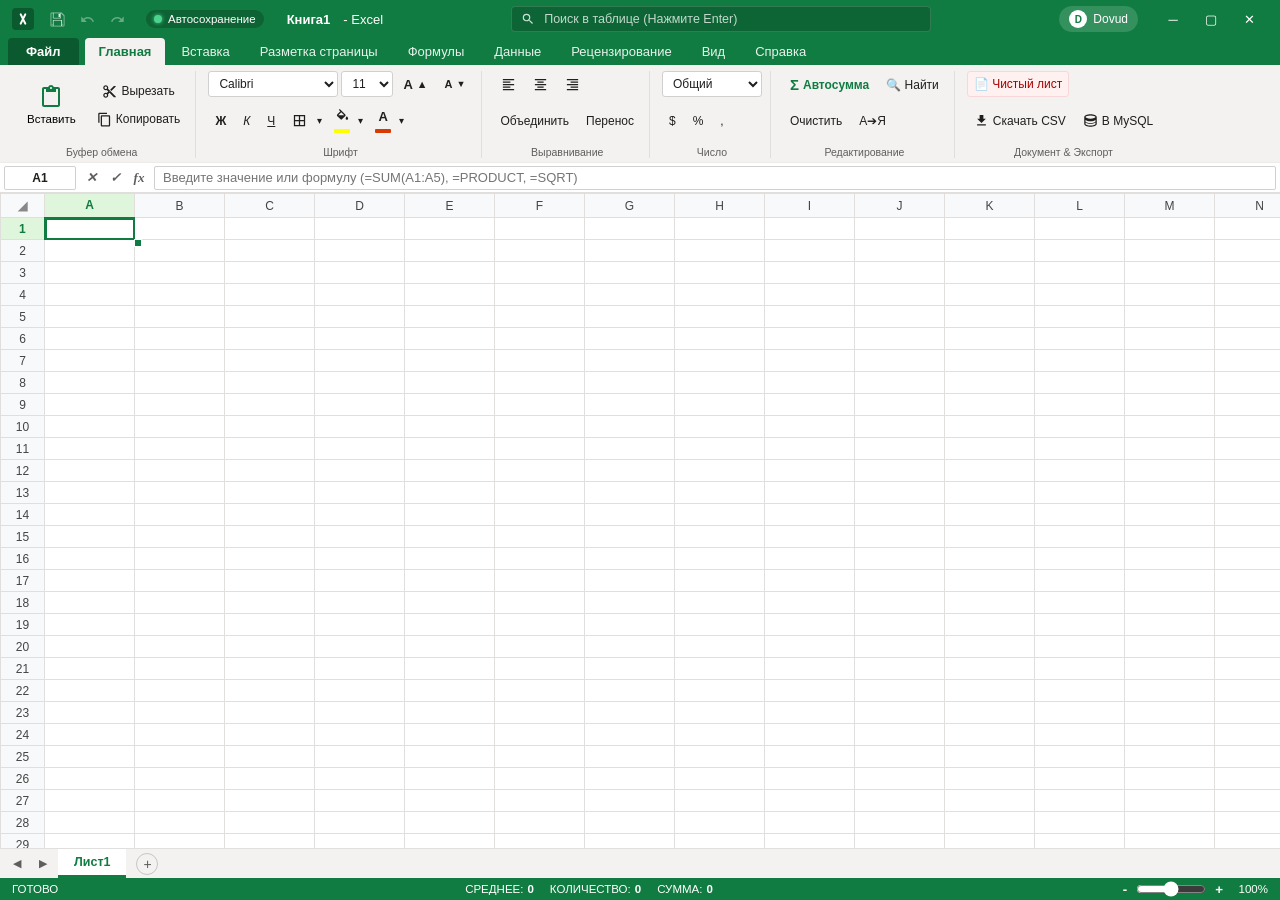
<file: index.html>
<!DOCTYPE html>
<html lang="ru">
<head>
    <meta charset="UTF-8">
    <meta name="viewport" content="width=device-width, initial-scale=1.0">
    <title>Dovud's sheet - Microsoft Excel</title>
    <link rel="shortcut icon" href="image copy.png" type="image/x-icon">
    <link rel="stylesheet" href="style.css">
</head>
<body>
    <!-- 1. TOP TITLE BAR -->
    <header class="excel-titlebar">
        <div class="titlebar-left">
            <div class="excel-logo-icon" title="Microsoft Excel">
                <svg viewBox="0 0 24 24" fill="none">
                    <rect width="24" height="24" rx="4" fill="#0b5a2f"/>
                    <path d="M14.5 7L9.5 17M9.5 7L14.5 17" stroke="white" stroke-width="2.2" stroke-linecap="round"/>
                </svg>
            </div>

            <!-- Quick Access Toolbar -->
            <div class="quick-access-toolbar">
                <button class="qat-btn" id="btn-qat-save" title="Сохранить (Ctrl + S)">
                    <img src="images-Photoroom.png" alt="Save" style="width: 15px; height: 15px; filter: brightness(0) invert(1);">
                </button>
                <button class="qat-btn" id="btn-undo" title="Отменить (Ctrl + Z)" disabled>
                    <svg viewBox="0 0 24 24"><path d="M12.5 8c-2.65 0-5.05.99-6.9 2.6L2 7v9h9l-3.62-3.62c1.39-1.16 3.16-1.88 5.12-1.88 3.54 0 6.55 2.31 7.6 5.5l2.37-.78C21.08 11.03 17.15 8 12.5 8z"/></svg>
                </button>
                <button class="qat-btn" id="btn-redo" title="Повторить (Ctrl + Y)" disabled>
                    <svg viewBox="0 0 24 24"><path d="M18.4 10.6C16.55 8.99 14.15 8 11.5 8c-4.65 0-8.58 3.03-9.96 7.22L3.9 16c1.05-3.19 4.05-5.5 7.6-5.5 1.95 0 3.73.72 5.12 1.88L13 16h9V7l-3.6 3.6z"/></svg>
                </button>
            </div>

            <!-- AutoSave Status -->
            <div class="autosave-pill" title="Автосохранение включено">
                <div class="toggle-dot"></div>
                <span>Автосохранение</span>
            </div>

            <!-- Document Title -->
            <div class="workbook-name-container">
                <span class="workbook-name-input" id="workbook-title" contenteditable="true" title="Нажмите, чтобы переименовать файл">Книга1</span>
                <span>- Excel</span>
            </div>
        </div>

        <!-- Center Search Bar -->
        <div class="titlebar-center">
            <div class="search-box-wrapper">
                <svg viewBox="0 0 24 24"><path d="M15.5 14h-.79l-.28-.27A6.471 6.471 0 0 0 16 9.5 6.5 6.5 0 1 0 9.5 16c1.61 0 3.09-.59 4.23-1.57l.27.28v.79l5 4.99L20.49 19l-4.99-5zm-6 0C7.01 14 5 11.99 5 9.5S7.01 5 9.5 5 14 7.01 14 9.5 11.99 14 9.5 14z"/></svg>
                <input type="text" class="search-input" id="global-search-input" placeholder="Поиск в таблице (Нажмите Enter)" spellcheck="false">
            </div>
        </div>

        <!-- Right Controls (User & Window) -->
        <div class="titlebar-right">
            <div class="user-badge" title="Профиль пользователя">
                <div class="user-avatar">D</div>
                <span>Dovud</span>
            </div>
            <div class="window-controls">
                <div class="win-btn" title="Свернуть">─</div>
                <div class="win-btn" title="Развернуть">▢</div>
                <div class="win-btn close" title="Закрыть">✕</div>
            </div>
        </div>
    </header>

    <!-- 2. RIBBON TABS BAR -->
    <nav class="ribbon-tabs-bar">
        <a href="excel.html" class="ribbon-tab file-tab" title="Перейти в меню Файл (Backstage)">
            <span>Файл</span>
        </a>
        <button class="ribbon-tab active" data-tab="home">Главная</button>
        <button class="ribbon-tab" data-tab="insert">Вставка</button>
        <button class="ribbon-tab" data-tab="layout">Разметка страницы</button>
        <button class="ribbon-tab" data-tab="formulas">Формулы</button>
        <button class="ribbon-tab" data-tab="data">Данные</button>
        <button class="ribbon-tab" data-tab="review">Рецензирование</button>
        <button class="ribbon-tab" data-tab="view">Вид</button>
        <button class="ribbon-tab" data-tab="help">Справка</button>
    </nav>

    <!-- 3. RIBBON BODY & PANELS -->
    <section class="ribbon-body">
        <!-- TAB 1: ГЛАВНАЯ (HOME) -->
        <div class="ribbon-panel active" id="panel-home">
            <!-- Group: Буфер обмена (Clipboard) -->
            <div class="ribbon-group">
                <div class="ribbon-controls-row">
                    <button class="big-tool-btn" id="btn-paste" title="Вставить (Ctrl + V)">
                        <svg viewBox="0 0 24 24"><path d="M19 2h-4.18C14.4 .84 13.3 0 12 0c-1.3 0-2.4.84-2.82 2H5c-1.1 0-2 .9-2 2v16c0 1.1.9 2 2 2h14c1.1 0 2-.9 2-2V4c0-1.1-.9-2-2-2zm-7 0c.55 0 1 .45 1 1s-.45 1-1 1-1-.45-1-1 .45-1 1-1zm7 18H5V4h2v3h10V4h2v16z"/></svg>
                        <span>Вставить</span>
                    </button>
                    <div style="display: flex; flex-direction: column; gap: 2px;">
                        <button class="tool-btn" id="btn-cut" title="Вырезать (Ctrl + X)">
                            <svg viewBox="0 0 24 24"><path d="M9.64 7.64c.23-.5.36-1.05.36-1.64 0-2.21-1.79-4-4-4S2 3.79 2 6s1.79 4 4 4c.59 0 1.14-.13 1.64-.36L10 12l-2.36 2.36C7.14 14.13 6.59 14 6 14c-2.21 0-4 1.79-4 4s1.79 4 4 4 4-1.79 4-4c0-.59-.13-1.14-.36-1.64L12 14l7 7h3v-1L9.64 7.64zM6 8c-1.1 0-2-.9-2-2s.9-2 2-2 2 .9 2 2-.9 2-2 2zm0 12c-1.1 0-2-.9-2-2s.9-2 2-2 2 .9 2 2-.9 2-2 2zm6-7.5c-.28 0-.5-.22-.5-.5s.22-.5.5-.5.5.22.5.5-.22.5-.5.5zM19 3l-6 6 2 2 7-7V3h-3z"/></svg>
                            <span>Вырезать</span>
                        </button>
                        <button class="tool-btn" id="btn-copy" title="Копировать (Ctrl + C)">
                            <svg viewBox="0 0 24 24"><path d="M16 1H4c-1.1 0-2 .9-2 2v14h2V3h12V1zm3 4H8c-1.1 0-2 .9-2 2v14c0 1.1.9 2 2 2h11c1.1 0 2-.9 2-2V7c0-1.1-.9-2-2-2zm0 16H8V7h11v14z"/></svg>
                            <span>Копировать</span>
                        </button>
                    </div>
                </div>
                <span class="ribbon-group-title">Буфер обмена</span>
            </div>

            <!-- Group: Шрифт (Font) with 20+ fonts, sizes up to 72, grow/shrink buttons & borders -->
            <div class="ribbon-group">
                <div class="ribbon-controls-row">
                    <select class="ribbon-select select-font-family" id="select-font-family" title="Шрифт">
                        <option value="Calibri" selected>Calibri</option>
                        <option value="Aptos">Aptos</option>
                        <option value="Aptos Display">Aptos Display</option>
                        <option value="Segoe UI">Segoe UI</option>
                        <option value="Arial">Arial</option>
                        <option value="Arial Black">Arial Black</option>
                        <option value="Times New Roman">Times New Roman</option>
                        <option value="Georgia">Georgia</option>
                        <option value="Comic Sans MS">Comic Sans MS</option>
                        <option value="Courier New">Courier New</option>
                        <option value="Consolas">Consolas</option>
                        <option value="Tahoma">Tahoma</option>
                        <option value="Trebuchet MS">Trebuchet MS</option>
                        <option value="Verdana">Verdana</option>
                        <option value="Impact">Impact</option>
                        <option value="Lucida Console">Lucida Console</option>
                        <option value="Century Gothic">Century Gothic</option>
                        <option value="Garamond">Garamond</option>
                        <option value="Franklin Gothic Medium">Franklin Gothic</option>
                    </select>

                    <select class="ribbon-select select-font-size" id="select-font-size" title="Размер шрифта">
                        <option value="8">8</option>
                        <option value="9">9</option>
                        <option value="10">10</option>
                        <option value="11" selected>11</option>
                        <option value="12">12</option>
                        <option value="14">14</option>
                        <option value="16">16</option>
                        <option value="18">18</option>
                        <option value="20">20</option>
                        <option value="22">22</option>
                        <option value="24">24</option>
                        <option value="26">26</option>
                        <option value="28">28</option>
                        <option value="36">36</option>
                        <option value="48">48</option>
                        <option value="72">72</option>
                    </select>

                    <button class="tool-btn" id="btn-font-grow" title="Увеличить размер шрифта" style="font-weight: bold; font-size: 13px;">A<sup>▲</sup></button>
                    <button class="tool-btn" id="btn-font-shrink" title="Уменьшить размер шрифта" style="font-weight: bold; font-size: 11px;">A<sub>▼</sub></button>
                </div>
                <div class="ribbon-controls-row">
                    <button class="tool-btn" id="btn-bold" title="Полужирный (Ctrl + B)"><b>Ж</b></button>
                    <button class="tool-btn" id="btn-italic" title="Курсив (Ctrl + I)"><i>К</i></button>
                    <button class="tool-btn" id="btn-underline" title="Подчеркнутый (Ctrl + U)"><u>Ч</u></button>

                    <!-- Borders Dropdown Tool -->
                    <div class="color-picker-wrapper" title="Границы ячеек">
                        <button class="tool-btn" id="btn-borders-main" title="Все границы">
                            <svg viewBox="0 0 24 24"><path d="M3 3h18v18H3V3zm2 2v6h6V5H5zm8 0v6h6V5h-6zm6 8h-6v6h6v-6zm-8 6v-6H5v6h6z"/></svg>
                        </button>
                        <button class="tool-btn color-btn-arrow" id="btn-toggle-borders-menu">▾</button>
                        <div class="excel-menu-dropdown" id="dropdown-borders-menu">
                            <div class="dropdown-item" data-border="all"><span>田 Все границы</span></div>
                            <div class="dropdown-item" data-border="thick"><span>▢ Толстая внешняя граница</span></div>
                            <div class="dropdown-item" data-border="bottom"><span>_ Нижняя граница</span></div>
                            <div class="dropdown-item" data-border="none"><span>✕ Нет границы</span></div>
                        </div>
                    </div>

                    <!-- Color Fill Picker (Bucket) with dropdown -->
                    <div class="color-picker-wrapper" id="wrapper-bg-color" title="Цвет заливки ячейки">
                        <button class="tool-btn color-btn-main" id="btn-apply-bg-color" title="Выбрать цвет заливки">
                            <svg viewBox="0 0 24 24"><path d="M16.56 8.94L7.62 0 6.21 1.41l2.38 2.38-5.15 5.15c-.59.59-.59 1.54 0 2.12l5.5 5.5c.29.29.68.44 1.06.44s.77-.15 1.06-.44l5.5-5.5c.59-.58.59-1.53 0-2.12zM5.21 10L10 5.21 14.79 10H5.21zM19 11.5s-2 2.17-2 3.5c0 1.1.9 2 2 2s2-.9 2-2c0-1.33-2-3.5-2-3.5z"/></svg>
                            <span class="color-bar" id="color-bar-bg"></span>
                        </button>
                        <button class="tool-btn color-btn-arrow" id="btn-toggle-bg-palette">▾</button>

                        <div class="color-palette-dropdown" id="dropdown-bg-palette">
                            <div class="color-palette-title">Цвета темы</div>
                            <div class="color-swatches-grid" id="grid-bg-theme-colors"></div>
                            <div class="color-palette-title">Стандартные цвета</div>
                            <div class="color-swatches-grid" id="grid-bg-standard-colors"></div>
                            <div class="color-action-item" id="btn-bg-no-color">
                                <span style="display:inline-block; width:14px; height:14px; border:1px solid #aaa; background:white; position:relative; text-align:center; line-height:12px; color:red; font-size:10px;">/</span>
                                <span>Нет заливки</span>
                            </div>
                            <div class="color-action-item native-color-input-btn">
                                <span>🎨 Другие цвета...</span>
                                <input type="color" id="input-bg-native" value="#ffff00">
                            </div>
                        </div>
                    </div>

                    <!-- Text Color Picker (A) with dropdown -->
                    <div class="color-picker-wrapper" id="wrapper-text-color" title="Цвет текста">
                        <button class="tool-btn color-btn-main" id="btn-apply-text-color" title="Выбрать цвет текста">
                            <b style="font-size: 13px;">A</b>
                            <span class="color-bar-text" id="color-bar-text"></span>
                        </button>
                        <button class="tool-btn color-btn-arrow" id="btn-toggle-text-palette">▾</button>

                        <div class="color-palette-dropdown" id="dropdown-text-palette">
                            <div class="color-palette-title">Цвета темы</div>
                            <div class="color-swatches-grid" id="grid-text-theme-colors"></div>
                            <div class="color-palette-title">Стандартные цвета</div>
                            <div class="color-swatches-grid" id="grid-text-standard-colors"></div>
                            <div class="color-action-item" id="btn-text-auto-color">
                                <span style="display:inline-block; width:14px; height:14px; background:#000; border-radius:1px;"></span>
                                <span>Авто (Черный)</span>
                            </div>
                            <div class="color-action-item native-color-input-btn">
                                <span>🎨 Другие цвета...</span>
                                <input type="color" id="input-text-native" value="#d83b01">
                            </div>
                        </div>
                    </div>
                </div>
                <span class="ribbon-group-title">Шрифт</span>
            </div>

            <!-- Group: Выравнивание (Alignment) -->
            <div class="ribbon-group">
                <div class="ribbon-controls-row">
                    <button class="tool-btn" id="btn-align-left" title="По левому краю">
                        <svg viewBox="0 0 24 24"><path d="M15 15H3v2h12v-2zm0-8H3v2h12V7zM3 13h18v-2H3v2zm0 8h18v-2H3v2zM3 3v2h18V3H3z"/></svg>
                    </button>
                    <button class="tool-btn" id="btn-align-center" title="По центру">
                        <svg viewBox="0 0 24 24"><path d="M7 15v2h10v-2H7zm-4 6h18v-2H3v2zm0-8h18v-2H3v2zm4-6v2h10V7H7zM3 3v2h18V3H3z"/></svg>
                    </button>
                    <button class="tool-btn" id="btn-align-right" title="По правому краю">
                        <svg viewBox="0 0 24 24"><path d="M3 21h18v-2H3v2zm6-4h12v-2H9v2zm-6-4h18v-2H3v2zm6-4h12V7H9v2zM3 3v2h18V3H3z"/></svg>
                    </button>
                </div>
                <div class="ribbon-controls-row">
                    <button class="tool-btn" id="btn-merge-cells" title="Объединить и поместить в центре">
                        <span>Объединить</span>
                    </button>
                    <button class="tool-btn" id="btn-wrap-text" title="Перенос текста">
                        <span>Перенос</span>
                    </button>
                </div>
                <span class="ribbon-group-title">Выравнивание</span>
            </div>

            <!-- Group: Число (Number) -->
            <div class="ribbon-group">
                <div class="ribbon-controls-row">
                    <select class="ribbon-select select-number-format" id="select-number-format">
                        <option value="general">Общий</option>
                        <option value="number">Числовой</option>
                        <option value="currency">Денежный ($)</option>
                        <option value="percent">Процентный (%)</option>
                    </select>
                </div>
                <div class="ribbon-controls-row">
                    <button class="tool-btn" id="btn-fmt-dollar" title="Денежный формат ($)">$</button>
                    <button class="tool-btn" id="btn-fmt-percent" title="Процентный формат (%)">%</button>
                    <button class="tool-btn" id="btn-fmt-comma" title="Разделитель групп">,</button>
                </div>
                <span class="ribbon-group-title">Число</span>
            </div>

            <!-- Group: Редактирование (Editing / Formulas / Search) -->
            <div class="ribbon-group">
                <div class="ribbon-controls-row">
                    <button class="tool-btn" id="btn-autosum" title="Автосумма (Суммирует ячейки)" style="font-weight: bold; color: #107c41;">
                        <span style="font-size: 15px;">Σ</span>
                        <span>Автосумма</span>
                    </button>
                    <button class="tool-btn" id="btn-find-replace" title="Найти в таблице (Ctrl + F)">
                        <span>🔍 Найти</span>
                    </button>
                </div>
                <div class="ribbon-controls-row">
                    <button class="tool-btn" id="btn-clear" title="Очистить ячейку (Сброс размера и стилей)">Очистить</button>
                    <button class="tool-btn" id="btn-sort-asc" title="Сортировка А-Я">А➔Я</button>
                </div>
                <span class="ribbon-group-title">Редактирование</span>
            </div>

            <!-- Group: Управление документом & Экспорт -->
            <div class="ribbon-group">
                <div class="ribbon-controls-row">
                    <button class="tool-btn clean-btn" id="btn-clean-sheet" title="Создать пустую чистую книгу (Очистить всё)">
                        <span>📄 Чистый лист</span>
                    </button>
                </div>
                <div class="ribbon-controls-row">
                    <button class="tool-btn" id="btn-export-csv" title="Скачать таблицу (Только заполненные данные)">
                        <svg viewBox="0 0 24 24"><path d="M19 9h-4V3H9v6H5l7 7 7-7zM5 18v2h14v-2H5z"/></svg>
                        <span>Скачать CSV</span>
                    </button>
                    <button class="tool-btn" id="btn-save-mysql" title="Сохранить в MySQL базу данных">
                        <svg viewBox="0 0 24 24"><path d="M12 2C6.48 2 2 4.02 2 6.5v11C2 19.98 6.48 22 12 22s10-2.02 10-4.5v-11C22 4.02 17.52 2 12 2zm0 2c4.41 0 8 1.57 8 2.5S16.41 9 12 9s-8-1.57-8-2.5S7.59 4 12 4zm8 13.5c0 .93-3.59 2.5-8 2.5s-8-1.57-8-2.5V15c1.78 1.23 4.7 2 8 2s6.22-.77 8-2v2.5zm0-4c0 .93-3.59 2.5-8 2.5s-8-1.57-8-2.5V11c1.78 1.23 4.7 2 8 2s6.22-.77 8-2v2.5z"/></svg>
                        <span>В MySQL</span>
                    </button>
                </div>
                <span class="ribbon-group-title">Документ & Экспорт</span>
            </div>
        </div>

        <!-- TAB 2: ВСТАВКА (INSERT) -->
        <div class="ribbon-panel" id="panel-insert">
            <div class="ribbon-group">
                <div class="ribbon-controls-row">
                    <button class="big-tool-btn" id="btn-insert-table" title="Отформатировать как таблицу">
                        <svg viewBox="0 0 24 24"><path d="M3 3h18v18H3V3zm16 16V5H5v14h14zM7 7h10v2H7V7zm0 4h10v2H7v-2zm0 4h10v2H7v-2z"/></svg>
                        <span>Таблица</span>
                    </button>
                </div>
                <span class="ribbon-group-title">Таблицы</span>
            </div>

            <div class="ribbon-group">
                <div class="ribbon-controls-row">
                    <button class="big-tool-btn" id="btn-chart-bar" title="Вставить столбчатую гистограмму">
                        <svg viewBox="0 0 24 24"><path d="M4 19h16v2H4v-2zm2-4h2v3H6v-3zm4-5h2v8h-2v-8zm4-4h2v12h-2V6zm4 8h2v4h-2v-4z"/></svg>
                        <span>Гистограмма</span>
                    </button>
                    <button class="big-tool-btn" id="btn-chart-pie" title="Вставить круговую диаграмму">
                        <svg viewBox="0 0 24 24"><path d="M11 2v20c-5.07-.5-9-4.79-9-10s3.93-9.5 9-10zm2 0v8h8c-.47-4.44-4-7.94-8-8zm0 10v8c4-.06 7.53-3.56 8-8h-8z"/></svg>
                        <span>Круговая</span>
                    </button>
                    <button class="big-tool-btn" id="btn-chart-line" title="Вставить график">
                        <svg viewBox="0 0 24 24"><path d="M3.5 18.49l6-6.01 4 4L22 6.92l-1.41-1.41-7.09 7.97-4-4L2 16.99z"/></svg>
                        <span>График</span>
                    </button>
                </div>
                <span class="ribbon-group-title">Диаграммы</span>
            </div>

            <div class="ribbon-group">
                <div class="ribbon-controls-row">
                    <button class="tool-btn" id="btn-insert-image" title="Вставить изображение из файла">
                        <span>🖼 Картинка</span>
                    </button>
                    <button class="tool-btn" id="btn-insert-date" title="Вставить текущую дату">
                        <span>📅 Дата</span>
                    </button>
                </div>
                <div class="ribbon-controls-row">
                    <button class="tool-btn" onclick="insertSymbol('✓')" title="Символ галочки">✓</button>
                    <button class="tool-btn" onclick="insertSymbol('★')" title="Звезда">★</button>
                    <button class="tool-btn" onclick="insertSymbol('Σ')" title="Сумма">Σ</button>
                    <button class="tool-btn" onclick="insertSymbol('€')" title="Евро">€</button>
                    <button class="tool-btn" onclick="insertSymbol('%')" title="Процент">%</button>
                </div>
                <span class="ribbon-group-title">Иллюстрации & Символы</span>
            </div>
        </div>

        <!-- TAB 3: РАЗМЕТКА СТРАНИЦЫ (PAGE LAYOUT) -->
        <div class="ribbon-panel" id="panel-layout">
            <div class="ribbon-group">
                <div class="ribbon-controls-row">
                    <label style="display:flex; align-items:center; gap:6px; font-size:12px; cursor:pointer;">
                        <input type="checkbox" id="chk-show-gridlines" checked>
                        <span>Сетка таблицы</span>
                    </label>
                </div>
                <div class="ribbon-controls-row">
                    <label style="display:flex; align-items:center; gap:6px; font-size:12px; cursor:pointer;">
                        <input type="checkbox" id="chk-show-headings" checked>
                        <span>Заголовки (A, B, C / 1, 2, 3)</span>
                    </label>
                </div>
                <span class="ribbon-group-title">Параметры листа</span>
            </div>

            <div class="ribbon-group">
                <div class="ribbon-controls-row">
                    <button class="tool-btn" onclick="window.print()" title="Печать документа (Ctrl + P)">
                        <span>🖨 Печать листа</span>
                    </button>
                    <button class="tool-btn" onclick="showToast('Ориентация: Альбомная установлена')" title="Ориентация">
                        <span>📄 Альбомная</span>
                    </button>
                </div>
                <span class="ribbon-group-title">Параметры печати</span>
            </div>
        </div>

        <!-- TAB 4: ФОРМУЛЫ (FORMULAS) - MASSIVE MATH LIBRARY -->
        <div class="ribbon-panel" id="panel-formulas">
            <!-- Group: Основные формулы -->
            <div class="ribbon-group">
                <div class="ribbon-controls-row">
                    <button class="tool-btn" onclick="insertFormulaTemplate('=SUM(')" title="Сумма: =SUM(A1:A5)">=SUM()</button>
                    <button class="tool-btn" onclick="insertFormulaTemplate('=AVERAGE(')" title="Среднее: =AVERAGE(A1:A5)">=AVERAGE()</button>
                    <button class="tool-btn" onclick="insertFormulaTemplate('=COUNT(')" title="Количество: =COUNT(A1:A5)">=COUNT()</button>
                </div>
                <div class="ribbon-controls-row">
                    <button class="tool-btn" onclick="insertFormulaTemplate('=MAX(')" title="Максимум: =MAX(A1:A5)">=MAX()</button>
                    <button class="tool-btn" onclick="insertFormulaTemplate('=MIN(')" title="Минимум: =MIN(A1:A5)">=MIN()</button>
                    <button class="tool-btn" onclick="insertFormulaTemplate('=IF(')" title="Условие: =IF(A1>10, 1, 0)">=IF()</button>
                </div>
                <span class="ribbon-group-title">Основные формулы</span>
            </div>

            <!-- Group: Продвинутая математика -->
            <div class="ribbon-group">
                <div class="ribbon-controls-row">
                    <button class="tool-btn" onclick="insertFormulaTemplate('=PRODUCT(')" title="Произведение: =PRODUCT(A1:A3)">=PRODUCT()</button>
                    <button class="tool-btn" onclick="insertFormulaTemplate('=SQRT(')" title="Квадратный корень: =SQRT(16)">=SQRT()</button>
                    <button class="tool-btn" onclick="insertFormulaTemplate('=POWER(')" title="Степень: =POWER(A1, 2)">=POWER()</button>
                </div>
                <div class="ribbon-controls-row">
                    <button class="tool-btn" onclick="insertFormulaTemplate('=ROUND(')" title="Округление: =ROUND(A1, 2)">=ROUND()</button>
                    <button class="tool-btn" onclick="insertFormulaTemplate('=ABS(')" title="Модуль числа: =ABS(-10)">=ABS()</button>
                    <button class="tool-btn" onclick="insertFormulaTemplate('=MOD(')" title="Остаток от деления: =MOD(10, 3)">=MOD()</button>
                </div>
                <span class="ribbon-group-title">Математика & Расчеты</span>
            </div>

            <!-- Group: Зависимости формул -->
            <div class="ribbon-group">
                <div class="ribbon-controls-row">
                    <button class="tool-btn" id="btn-toggle-show-formulas" title="Показать формулы во всех ячейках">
                        <span>👁 Показать формулы</span>
                    </button>
                </div>
                <div class="ribbon-controls-row">
                    <button class="tool-btn" id="btn-recalculate-all" title="Пересчитать все формулы">
                        <span>🔄 Пересчитать всё</span>
                    </button>
                </div>
                <span class="ribbon-group-title">Зависимости формул</span>
            </div>
        </div>

        <!-- TAB 5: ДАННЫЕ (DATA) -->
        <div class="ribbon-panel" id="panel-data">
            <div class="ribbon-group">
                <div class="ribbon-controls-row">
                    <button class="tool-btn" id="btn-data-sort-asc" title="Сортировать по возрастанию">
                        <span>⬇ Сортировка А-Я</span>
                    </button>
                    <button class="tool-btn" id="btn-data-sort-desc" title="Сортировать по убыванию">
                        <span>⬆ Сортировка Я-А</span>
                    </button>
                </div>
                <span class="ribbon-group-title">Сортировка</span>
            </div>

            <div class="ribbon-group">
                <div class="ribbon-controls-row">
                    <button class="tool-btn" id="btn-remove-duplicates" title="Удалить дубликаты">
                        <span>Удалить дубликаты</span>
                    </button>
                    <button class="tool-btn" id="btn-trim-spaces" title="Очистить лишние пробелы">
                        <span>Очистить пробелы</span>
                    </button>
                </div>
                <span class="ribbon-group-title">Работа с данными</span>
            </div>
        </div>

        <!-- TAB 6: РЕЦЕНЗИРОВАНИЕ (REVIEW) -->
        <div class="ribbon-panel" id="panel-review">
            <div class="ribbon-group">
                <div class="ribbon-controls-row">
                    <button class="tool-btn" id="btn-add-comment" title="Добавить примечание к ячейке">
                        <span>💬 Создать примечание</span>
                    </button>
                    <button class="tool-btn" id="btn-delete-comment" title="Удалить примечание">
                        <span>Удалить примечание</span>
                    </button>
                </div>
                <span class="ribbon-group-title">Примечания</span>
            </div>

            <div class="ribbon-group">
                <div class="ribbon-controls-row">
                    <button class="tool-btn" id="btn-protect-sheet" title="Защитить текущий лист">
                        <span>🔒 Защитить лист</span>
                    </button>
                </div>
                <span class="ribbon-group-title">Защита</span>
            </div>
        </div>

        <!-- TAB 7: ВИД (VIEW) -->
        <div class="ribbon-panel" id="panel-view">
            <div class="ribbon-group">
                <div class="ribbon-controls-row">
                    <label style="display:flex; align-items:center; gap:6px; font-size:12px; cursor:pointer;">
                        <input type="checkbox" id="chk-show-formulabar" checked>
                        <span>Строка формул</span>
                    </label>
                </div>
                <span class="ribbon-group-title">Показ</span>
            </div>

            <div class="ribbon-group">
                <div class="ribbon-controls-row">
                    <button class="tool-btn" id="btn-zoom-100" title="Масштаб 100%">100%</button>
                    <button class="tool-btn" id="btn-zoom-in" title="Увеличить">+</button>
                    <button class="tool-btn" id="btn-zoom-out" title="Уменьшить">-</button>
                </div>
                <span class="ribbon-group-title">Масштаб</span>
            </div>
        </div>

        <!-- TAB 8: СПРАВКА (HELP) -->
        <div class="ribbon-panel" id="panel-help">
            <div class="ribbon-group">
                <div class="ribbon-controls-row">
                    <button class="tool-btn" id="btn-help-shortcuts">
                        <span>⌨ Горячие клавиши</span>
                    </button>
                    <button class="tool-btn" onclick="showToast('Excel Web v4.0 - Dovud Edition')">
                        <span>ℹ О программе</span>
                    </button>
                </div>
                <span class="ribbon-group-title">Справка Excel</span>
            </div>
        </div>
    </section>

    <!-- 4. FORMULA BAR -->
    <section class="formula-bar-container" id="formula-bar-wrapper">
        <input type="text" class="name-box" id="name-box" value="A1" title="Имя ячейки (введите адрес и нажмите Enter)" spellcheck="false">

        <div class="formula-actions">
            <button class="fx-btn" id="btn-fx-cancel" title="Отмена (Esc)">✕</button>
            <button class="fx-btn" id="btn-fx-accept" title="Ввод (Enter)">✓</button>
            <button class="fx-btn" id="btn-fx-insert" title="Вставить функцию">fx</button>
        </div>

        <div class="formula-input-container">
            <input type="text" class="formula-input" id="formula-input" placeholder="Введите значение или формулу (=SUM(A1:A5), =PRODUCT, =SQRT)" spellcheck="false">
        </div>
    </section>

    <!-- 5. MAIN SPREADSHEET GRID -->
    <main class="spreadsheet-container" id="spreadsheet-container">
        <table class="excel-grid-table" id="excel-grid-table">
            <thead id="grid-thead">
                <tr id="grid-thead-tr">
                    <!-- Column headers generated by script.js (A to Z) -->
                </tr>
            </thead>
            <tbody id="grid-tbody">
                <!-- Rows generated dynamically by script.js -->
            </tbody>
        </table>

        <!-- Real Excel AutoFill Drag Handle (+) Element -->
        <div id="excel-fill-handle" title="Автозаполнение (Потяните вниз для серии 1, 2, 3...)"></div>
    </main>

    <!-- 6. BOTTOM SHEET TABS BAR -->
    <footer class="sheet-tabs-container">
        <button class="sheet-nav-btn" title="Предыдущий лист">◀</button>
        <button class="sheet-nav-btn" title="Следующий лист">▶</button>

        <div class="sheets-list" id="sheets-list">
            <div class="sheet-tab-item active" id="tab-sheet1">Лист1</div>
        </div>

        <button class="add-sheet-btn" id="btn-add-sheet" title="Создать новый лист">+</button>
    </footer>

    <!-- 7. STATUS BAR -->
    <div class="excel-statusbar">
        <div class="statusbar-left">
            <span>ГОТОВО</span>
        </div>

        <div class="statusbar-center">
            <div class="stat-item">
                <span>СРЕДНЕЕ:</span>
                <span class="stat-val" id="stat-avg">0</span>
            </div>
            <div class="stat-item">
                <span>КОЛИЧЕСТВО:</span>
                <span class="stat-val" id="stat-count">0</span>
            </div>
            <div class="stat-item">
                <span>СУММА:</span>
                <span class="stat-val" id="stat-sum">0</span>
            </div>
        </div>

        <div class="statusbar-right">
            <div class="zoom-controls">
                <button class="zoom-btn" id="btn-zoom-minus">-</button>
                <input type="range" class="zoom-slider" id="zoom-slider" min="50" max="150" value="100">
                <button class="zoom-btn" id="btn-zoom-plus">+</button>
                <span id="zoom-val" style="min-width: 36px; text-align: right;">100%</span>
            </div>
        </div>
    </div>

    <!-- Hidden image file input -->
    <input type="file" id="image-file-input" accept="image/*" style="display: none;">

    <!-- CHART MODAL -->
    <div class="excel-modal-backdrop" id="chart-modal">
        <div class="excel-modal">
            <div class="excel-modal-header">
                <span id="chart-modal-title">Диаграмма Excel</span>
                <button class="excel-modal-close" id="btn-close-chart-modal">✕</button>
            </div>
            <div class="excel-modal-body">
                <canvas id="chart-canvas" width="480" height="260" style="background: #ffffff; border: 1px solid #e1dfdd; border-radius: 4px;"></canvas>
                <div style="font-size: 11.5px; color: #666;" id="chart-info-text">Показаны данные из выбранных ячеек.</div>
            </div>
            <div class="excel-modal-footer">
                <button class="modal-btn" id="btn-download-chart">Скачать график (PNG)</button>
                <button class="modal-btn primary" id="btn-ok-chart">Закрыть</button>
            </div>
        </div>
    </div>

    <!-- FIND MODAL -->
    <div class="excel-modal-backdrop" id="find-modal">
        <div class="excel-modal" style="width: 380px;">
            <div class="excel-modal-header">
                <span>Найти и выделить</span>
                <button class="excel-modal-close" id="btn-close-find-modal">✕</button>
            </div>
            <div class="excel-modal-body">
                <label style="font-size: 12px; font-weight: 500;">Найти:</label>
                <input type="text" id="find-text-input" class="search-input" style="background:#f8f9fa; color:#333; border:1px solid #ccc; height:32px; padding:0 8px;" placeholder="Введите текст для поиска">
            </div>
            <div class="excel-modal-footer">
                <button class="modal-btn" id="btn-find-prev">Назад</button>
                <button class="modal-btn primary" id="btn-find-next">Найти далее</button>
            </div>
        </div>
    </div>

    <!-- Toast Notification Element -->
    <div class="excel-toast" id="excel-toast"></div>

    <script src="script.js"></script>
</body>
</html>
</file>
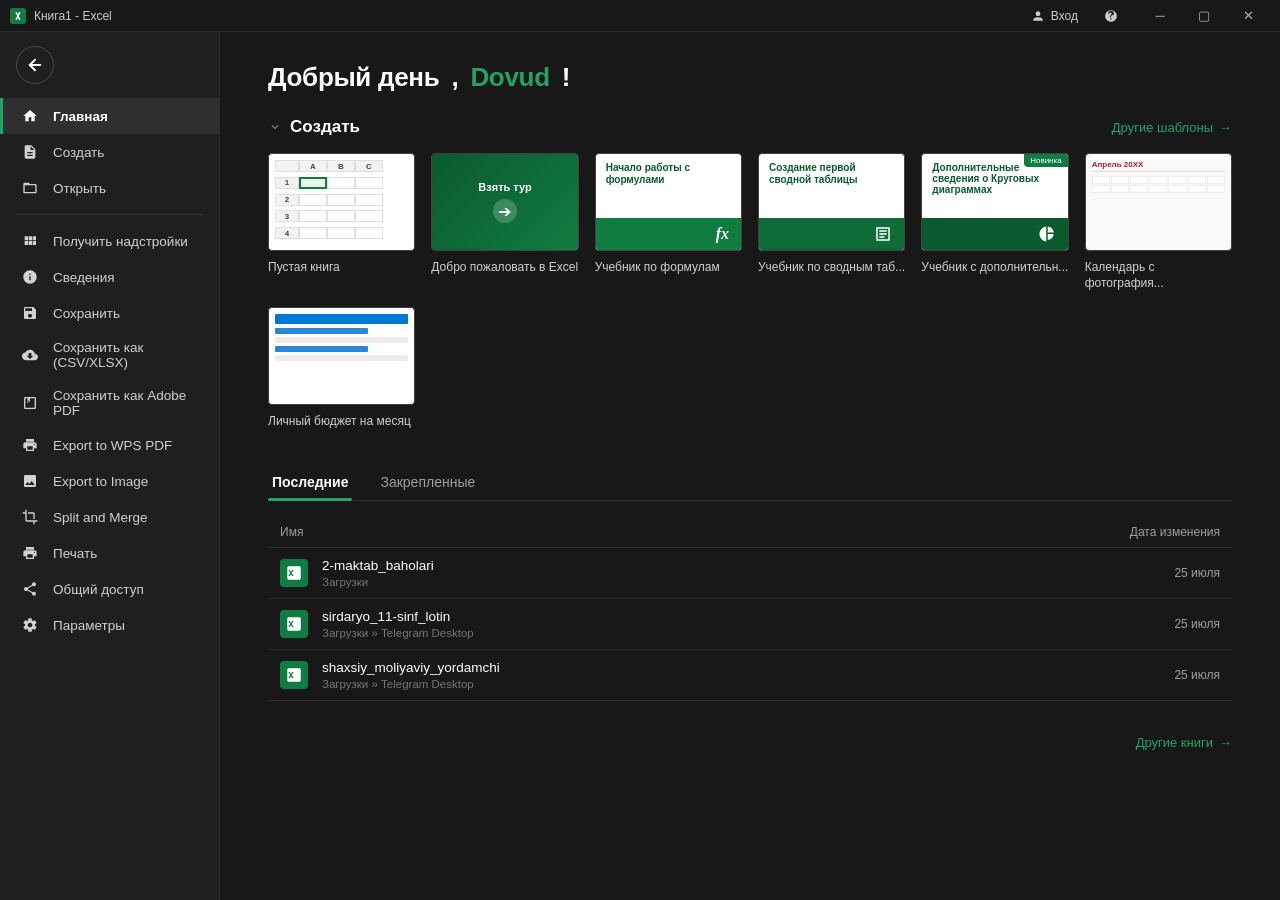
<file: excel.html>
<!DOCTYPE html>
<html lang="ru">
<head>
    <meta charset="UTF-8">
    <meta name="viewport" content="width=device-width, initial-scale=1.0">
    <title>Excel - Главная (Файл)</title>
    <link rel="shortcut icon" href="image copy.png" type="image/x-icon">
    <link rel="stylesheet" href="excel.css">
</head>
<body>
    <!-- Top Window Title Bar -->
    <div class="window-titlebar">
        <div class="titlebar-left">
            <svg class="titlebar-excel-icon" viewBox="0 0 24 24" fill="none">
                <rect width="24" height="24" rx="4" fill="#107c41"/>
                <path d="M14.5 7L9.5 17M9.5 7L14.5 17" stroke="white" stroke-width="2.2" stroke-linecap="round"/>
            </svg>
            <span class="titlebar-title">Книга1 - Excel</span>
        </div>
        <div class="titlebar-right">
            <div class="titlebar-user">
                <svg viewBox="0 0 24 24"><path d="M12 12c2.21 0 4-1.79 4-4s-1.79-4-4-4-4 1.79-4 4 1.79 4 4 4zm0 2c-2.67 0-8 1.34-8 4v2h16v-2c0-2.66-5.33-4-8-4z"/></svg>
                <span>Вход</span>
            </div>
            <div class="titlebar-user" title="Справка">
                <svg viewBox="0 0 24 24"><path d="M12 2C6.48 2 2 6.48 2 12s4.48 10 10 10 10-4.48 10-10S17.52 2 12 2zm1 16h-2v-2h2v2zm1.07-7.75l-.9.92C12.45 11.9 12 12.5 12 14h-2v-.5c0-1.1.45-2.1 1.17-2.83l1.24-1.26c.37-.36.59-.86.59-1.41 0-1.1-.9-2-2-2s-2 .9-2 2H7c0-2.76 2.24-5 5-5s5 2.24 5 5c0 1.04-.42 1.99-1.07 2.75z"/></svg>
            </div>
            <div class="window-controls">
                <div class="win-btn" title="Свернуть">─</div>
                <div class="win-btn" title="Развернуть">▢</div>
                <div class="win-btn close" title="Закрыть" onclick="window.location.href='index.html'">✕</div>
            </div>
        </div>
    </div>

    <!-- Main Backstage View -->
    <div class="backstage-container">
        <!-- Left Sidebar Navigation -->
        <nav class="backstage-sidebar">
            <div class="sidebar-back-button-container">
                <a href="index.html" class="back-circle-btn" title="Вернуться к таблице (Esc)">
                    <svg viewBox="0 0 24 24" fill="none" stroke-width="2.5" stroke-linecap="round" stroke-linejoin="round">
                        <line x1="19" y1="12" x2="5" y2="12"></line>
                        <polyline points="12 19 5 12 12 5"></polyline>
                    </svg>
                </a>
            </div>

            <ul class="sidebar-menu">
                <li class="sidebar-item active">
                    <span class="item-icon">
                        <svg viewBox="0 0 24 24"><path d="M10 20v-6h4v6h5v-8h3L12 3 2 12h3v8z"/></svg>
                    </span>
                    <span>Главная</span>
                </li>
                <li class="sidebar-item" id="sidebar-new">
                    <span class="item-icon">
                        <svg viewBox="0 0 24 24"><path d="M14 2H6c-1.1 0-1.99.9-1.99 2L4 20c0 1.1.89 2 1.99 2H18c1.1 0 2-.9 2-2V8l-6-6zm2 16H8v-2h8v2zm0-4H8v-2h8v2zm-3-5V3.5L18.5 9H13z"/></svg>
                    </span>
                    <span>Создать</span>
                </li>
                <li class="sidebar-item" id="sidebar-open">
                    <span class="item-icon">
                        <svg viewBox="0 0 24 24"><path d="M20 6h-8l-2-2H4c-1.1 0-1.99.9-1.99 2L2 18c0 1.1.9 2 2 2h16c1.1 0 2-.9 2-2V8c0-1.1-.9-2-2-2zm0 12H4V8h16v10z"/></svg>
                    </span>
                    <span>Открыть</span>
                </li>

                <div class="sidebar-separator"></div>

                <li class="sidebar-item">
                    <span class="item-icon">
                        <svg viewBox="0 0 24 24"><path d="M4 11h5V5H4v6zm0 7h5v-6H4v6zm6 0h5v-6h-5v6zm6 0h5v-6h-5v6zm-6-7h5V5h-5v6zm6-6v6h5V5h-5z"/></svg>
                    </span>
                    <span>Получить надстройки</span>
                </li>
                <li class="sidebar-item">
                    <span class="item-icon">
                        <svg viewBox="0 0 24 24"><path d="M12 2C6.48 2 2 6.48 2 12s4.48 10 10 10 10-4.48 10-10S17.52 2 12 2zm1 15h-2v-6h2v6zm0-8h-2V7h2v2z"/></svg>
                    </span>
                    <span>Сведения</span>
                </li>
                <li class="sidebar-item" id="sidebar-save">
                    <span class="item-icon">
                        <svg viewBox="0 0 24 24"><path d="M17 3H5c-1.11 0-2 .9-2 2v14c0 1.1.89 2 2 2h14c1.1 0 2-.9 2-2V7l-4-4zm-5 16c-1.66 0-3-1.34-3-3s1.34-3 3-3 3 1.34 3 3-1.34 3-3 3zm3-10H5V5h10v4z"/></svg>
                    </span>
                    <span>Сохранить</span>
                </li>
                <li class="sidebar-item" id="sidebar-save-as">
                    <span class="item-icon">
                        <svg viewBox="0 0 24 24"><path d="M19.35 10.04C18.67 6.59 15.64 4 12 4 9.11 4 6.6 5.64 5.35 8.04 2.34 8.36 0 10.91 0 14c0 3.31 2.69 6 6 6h13c2.76 0 5-2.24 5-5 0-2.64-2.05-4.78-4.65-4.96zM17 13l-5 5-5-5h3V9h4v4h3z"/></svg>
                    </span>
                    <span>Сохранить как (CSV/XLSX)</span>
                </li>
                <li class="sidebar-item" id="sidebar-export-pdf">
                    <span class="item-icon">
                        <svg viewBox="0 0 24 24"><path d="M19 3H5c-1.1 0-2 .9-2 2v14c0 1.1.9 2 2 2h14c1.1 0 2-.9 2-2V5c0-1.1-.9-2-2-2zm-9.5 8.5h-2v-1h2v1zm0-2.5h-2V8h2v1zm0-2.5h-2V5.5h2v1zM19 19H5V5h3v5.5l2-1.5 2 1.5V5h7v14z"/></svg>
                    </span>
                    <span>Сохранить как Adobe PDF</span>
                </li>
                <li class="sidebar-item">
                    <span class="item-icon">
                        <svg viewBox="0 0 24 24"><path d="M19 8H5c-1.66 0-3 1.34-3 3v6h4v4h12v-4h4v-6c0-1.66-1.34-3-3-3zm-3 11H8v-5h8v5zm3-7c-.55 0-1-.45-1-1s.45-1 1-1 1 .45 1 1-.45 1-1 1zm-1-9H6v4h12V3z"/></svg>
                    </span>
                    <span>Export to WPS PDF</span>
                </li>
                <li class="sidebar-item">
                    <span class="item-icon">
                        <svg viewBox="0 0 24 24"><path d="M21 19V5c0-1.1-.9-2-2-2H5c-1.1 0-2 .9-2 2v14c0 1.1.9 2 2 2h14c1.1 0 2-.9 2-2zM8.5 13.5l2.5 3.01L14.5 12l4.5 6H5l3.5-4.5z"/></svg>
                    </span>
                    <span>Export to Image</span>
                </li>
                <li class="sidebar-item">
                    <span class="item-icon">
                        <svg viewBox="0 0 24 24"><path d="M17 15h2V7c0-1.1-.9-2-2-2H9v2h8v8zM7 17V1H5v4H1v2h4v10c0 1.1.9 2 2 2h10v4h2v-4h4v-2H7z"/></svg>
                    </span>
                    <span>Split and Merge</span>
                </li>
                <li class="sidebar-item" id="sidebar-print">
                    <span class="item-icon">
                        <svg viewBox="0 0 24 24"><path d="M19 8H5c-1.66 0-3 1.34-3 3v6h4v4h12v-4h4v-6c0-1.66-1.34-3-3-3zm-3 11H8v-5h8v5zm3-7c-.55 0-1-.45-1-1s.45-1 1-1 1 .45 1 1-.45 1-1 1zm-1-9H6v4h12V3z"/></svg>
                    </span>
                    <span>Печать</span>
                </li>
                <li class="sidebar-item">
                    <span class="item-icon">
                        <svg viewBox="0 0 24 24"><path d="M18 16.08c-.76 0-1.44.3-1.96.77L8.91 12.7c.05-.23.09-.46.09-.7s-.04-.47-.09-.7l7.05-4.11c.54.5 1.25.81 2.04.81 1.66 0 3-1.34 3-3s-1.34-3-3-3-3 1.34-3 3c0 .24.04.47.09.7L8.04 9.81C7.5 9.31 6.79 9 6 9c-1.66 0-3 1.34-3 3s1.34 3 3 3c.79 0 1.5-.31 2.04-.81l7.12 4.16c-.05.21-.08.43-.08.65 0 1.61 1.31 2.92 2.92 2.92 1.61 0 2.92-1.31 2.92-2.92s-1.31-2.92-2.92-2.92z"/></svg>
                    </span>
                    <span>Общий доступ</span>
                </li>
                <li class="sidebar-item">
                    <span class="item-icon">
                        <svg viewBox="0 0 24 24"><path d="M19.43 12.98c.04-.32.07-.64.07-.98s-.03-.66-.07-.98l2.11-1.65c.19-.15.24-.42.12-.64l-2-3.46c-.12-.22-.39-.3-.61-.22l-2.49 1c-.52-.4-1.08-.73-1.69-.98l-.38-2.65C14.46 2.18 14.25 2 14 2h-4c-.25 0-.46.18-.49.42l-.38 2.65c-.61.25-1.17.59-1.69.98l-2.49-1c-.23-.09-.49 0-.61.22l-2 3.46c-.13.22-.07.49.12.64l2.11 1.65c-.04.32-.07.65-.07.98s.03.66.07.98l-2.11 1.65c-.19.15-.24.42-.12.64l2 3.46c.12.22.39.3.61.22l2.49-1c.52.4 1.08.73 1.69.98l.38 2.65c.03.24.24.42.49.42h4c.25 0 .46-.18.49-.42l.38-2.65c.61-.25 1.17-.59 1.69-.98l2.49 1c.23.09.49 0 .61-.22l2-3.46c.12-.22.07-.49-.12-.64l-2.11-1.65zM12 15.5c-1.93 0-3.5-1.57-3.5-3.5s1.57-3.5 3.5-3.5 3.5 1.57 3.5 3.5-1.57 3.5-3.5 3.5z"/></svg>
                    </span>
                    <span>Параметры</span>
                </li>
            </ul>
        </nav>

        <!-- Main Content Area -->
        <main class="backstage-content">
            <h1 class="content-greeting">
                <span id="backstage-greeting">Добрый вечер</span>, <span class="user-name">Dovud</span>!
            </h1>

            <!-- Templates Section (Создать) -->
            <div class="section-header">
                <div class="section-title">
                    <svg viewBox="0 0 24 24"><path d="M7.41 8.59L12 13.17l4.59-4.58L18 10l-6 6-6-6 1.41-1.41z"/></svg>
                    <span>Создать</span>
                </div>
                <a href="#" class="section-link" onclick="showToast('Все шаблоны активны!')">
                    <span>Другие шаблоны</span>
                    <span>→</span>
                </a>
            </div>

            <!-- Templates Grid -->
            <div class="templates-grid">
                <!-- 1. Пустая книга -->
                <div class="template-card" id="card-blank">
                    <div class="template-preview preview-blank">
                        <div class="mini-grid">
                            <div class="th"></div><div class="th">A</div><div class="th">B</div><div class="th">C</div>
                            <div class="th">1</div><div class="active-cell"></div><div></div><div></div>
                            <div class="th">2</div><div></div><div></div><div></div>
                            <div class="th">3</div><div></div><div></div><div></div>
                            <div class="th">4</div><div></div><div></div><div></div>
                        </div>
                    </div>
                    <span class="template-label">Пустая книга</span>
                </div>

                <!-- 2. Взять тур / Добро пожаловать -->
                <div class="template-card" id="card-tour">
                    <div class="template-preview preview-tour">
                        <span class="preview-tour-tag">Взять тур</span>
                        <div class="preview-tour-icon">➔</div>
                    </div>
                    <span class="template-label">Добро пожаловать в Excel</span>
                </div>

                <!-- 3. Учебник по формулам -->
                <div class="template-card" id="card-formula">
                    <div class="template-preview preview-formula">
                        <div class="preview-formula-top">Начало работы с формулами</div>
                        <div class="preview-formula-bottom">fx</div>
                    </div>
                    <span class="template-label">Учебник по формулам</span>
                </div>

                <!-- 4. Сводная таблица -->
                <div class="template-card" id="card-pivot">
                    <div class="template-preview preview-pivot">
                        <div class="preview-pivot-top">Создание первой сводной таблицы</div>
                        <div class="preview-pivot-bottom">
                            <svg width="18" height="18" viewBox="0 0 24 24" fill="white"><path d="M3 3h18v18H3V3zm16 16V5H5v14h14zM7 7h10v2H7V7zm0 4h10v2H7v-2zm0 4h7v2H7v-2z"/></svg>
                        </div>
                    </div>
                    <span class="template-label">Учебник по сводным таб...</span>
                </div>

                <!-- 5. Круговые диаграммы -->
                <div class="template-card" id="card-chart">
                    <div class="template-preview preview-chart">
                        <div class="chart-ribbon">Новинка</div>
                        <div class="preview-chart-top">Дополнительные сведения о Круговых диаграммах</div>
                        <div class="preview-chart-bottom">
                            <svg width="18" height="18" viewBox="0 0 24 24" fill="white"><path d="M11 2v20c-5.07-.5-9-4.79-9-10s3.93-9.5 9-10zm2 0v8h8c-.47-4.44-4-7.94-8-8zm0 10v8c4-.06 7.53-3.56 8-8h-8z"/></svg>
                        </div>
                    </div>
                    <span class="template-label">Учебник с дополнительн...</span>
                </div>

                <!-- 6. Календарь -->
                <div class="template-card" id="card-calendar">
                    <div class="template-preview preview-calendar">
                        <div class="preview-calendar-header">Апрель 20XX</div>
                        <div class="calendar-grid">
                            <div class="calendar-cell"></div><div class="calendar-cell"></div><div class="calendar-cell"></div><div class="calendar-cell"></div><div class="calendar-cell"></div><div class="calendar-cell"></div><div class="calendar-cell"></div>
                            <div class="calendar-cell"></div><div class="calendar-cell"></div><div class="calendar-cell"></div><div class="calendar-cell"></div><div class="calendar-cell"></div><div class="calendar-cell"></div><div class="calendar-cell"></div>
                        </div>
                    </div>
                    <span class="template-label">Календарь с фотография...</span>
                </div>

                <!-- 7. Личный бюджет -->
                <div class="template-card" id="card-budget">
                    <div class="template-preview preview-budget">
                        <div class="budget-header"></div>
                        <div class="budget-bars">
                            <div class="budget-bar highlight"></div>
                            <div class="budget-bar"></div>
                            <div class="budget-bar highlight"></div>
                            <div class="budget-bar"></div>
                        </div>
                    </div>
                    <span class="template-label">Личный бюджет на месяц</span>
                </div>
            </div>

            <!-- Recent Files Section (Последние) -->
            <div class="files-tabs-container">
                <button class="tab-btn active" id="tab-recent">Последние</button>
                <button class="tab-btn" id="tab-pinned">Закрепленные</button>
            </div>

            <!-- Files Table: Recent -->
            <div class="files-table-container">
                <table class="files-table" id="files-table-recent">
                    <thead>
                        <tr>
                            <th>Имя</th>
                            <th class="th-date">Дата изменения</th>
                        </tr>
                    </thead>
                    <tbody>
                        <tr class="file-row" id="file-maktab">
                            <td>
                                <div class="file-info">
                                    <div class="file-icon">
                                        <svg viewBox="0 0 24 24"><path d="M19 3H5c-1.1 0-2 .9-2 2v14c0 1.1.9 2 2 2h14c1.1 0 2-.9 2-2V5c0-1.1-.9-2-2-2zM9.5 16l-1.5-2.5L6.5 16H4.5l2.5-4-2.5-4h2l1.5 2.5L9.5 8h2l-2.5 4 2.5 4h-2z"/></svg>
                                    </div>
                                    <div class="file-names">
                                        <div class="file-title">2-maktab_baholari</div>
                                        <div class="file-path">Загрузки</div>
                                    </div>
                                </div>
                            </td>
                            <td class="file-date">25 июля</td>
                        </tr>

                        <tr class="file-row" id="file-sirdaryo">
                            <td>
                                <div class="file-info">
                                    <div class="file-icon">
                                        <svg viewBox="0 0 24 24"><path d="M19 3H5c-1.1 0-2 .9-2 2v14c0 1.1.9 2 2 2h14c1.1 0 2-.9 2-2V5c0-1.1-.9-2-2-2zM9.5 16l-1.5-2.5L6.5 16H4.5l2.5-4-2.5-4h2l1.5 2.5L9.5 8h2l-2.5 4 2.5 4h-2z"/></svg>
                                    </div>
                                    <div class="file-names">
                                        <div class="file-title">sirdaryo_11-sinf_lotin</div>
                                        <div class="file-path">Загрузки » Telegram Desktop</div>
                                    </div>
                                </div>
                            </td>
                            <td class="file-date">25 июля</td>
                        </tr>

                        <tr class="file-row" id="file-moliyaviy">
                            <td>
                                <div class="file-info">
                                    <div class="file-icon">
                                        <svg viewBox="0 0 24 24"><path d="M19 3H5c-1.1 0-2 .9-2 2v14c0 1.1.9 2 2 2h14c1.1 0 2-.9 2-2V5c0-1.1-.9-2-2-2zM9.5 16l-1.5-2.5L6.5 16H4.5l2.5-4-2.5-4h2l1.5 2.5L9.5 8h2l-2.5 4 2.5 4h-2z"/></svg>
                                    </div>
                                    <div class="file-names">
                                        <div class="file-title">shaxsiy_moliyaviy_yordamchi</div>
                                        <div class="file-path">Загрузки » Telegram Desktop</div>
                                    </div>
                                </div>
                            </td>
                            <td class="file-date">25 июля</td>
                        </tr>
                    </tbody>
                </table>

                <table class="files-table" id="files-table-pinned" style="display: none;">
                    <thead>
                        <tr>
                            <th>Имя</th>
                            <th class="th-date">Дата изменения</th>
                        </tr>
                    </thead>
                    <tbody>
                        <tr class="file-row" onclick="loadWorkbookAndRedirect('tour')">
                            <td>
                                <div class="file-info">
                                    <div class="file-icon"><svg viewBox="0 0 24 24"><path d="M19 3H5c-1.1 0-2 .9-2 2v14c0 1.1.9 2 2 2h14c1.1 0 2-.9 2-2V5c0-1.1-.9-2-2-2zM9.5 16l-1.5-2.5L6.5 16H4.5l2.5-4-2.5-4h2l1.5 2.5L9.5 8h2l-2.5 4 2.5 4h-2z"/></svg></div>
                                    <div class="file-names">
                                        <div class="file-title">Закрепленный_документ.xlsx</div>
                                        <div class="file-path">Документы</div>
                                    </div>
                                </div>
                            </td>
                            <td class="file-date">Сегодня</td>
                        </tr>
                    </tbody>
                </table>
            </div>

            <!-- Footer Link -->
            <div class="content-footer">
                <a href="#" class="section-link" onclick="document.getElementById('backstage-file-input').click()">
                    <span>Другие книги</span>
                    <span>→</span>
                </a>
            </div>
        </main>
    </div>

    <!-- Hidden file input for opening workbooks -->
    <input type="file" id="backstage-file-input" accept=".csv, .json, .xlsx, .txt" style="display: none;">

    <script src="excel.js"></script>
</body>
</html>
</file>
<file: style.css>
/* ==========================================================================
   MICROSOFT EXCEL 365 (WEB EDITION) - MAIN STYLESHEET
   Authentic Microsoft Office Excel Fluent Design System v4.0
   ========================================================================== */

:root {
  --excel-primary: #107c41;
  --excel-primary-dark: #0b5a2f;
  --excel-primary-light: #21a366;
  --excel-selection-bg: rgba(16, 124, 65, 0.14);
  --ribbon-bg: #f3f2f1;
  --ribbon-border: #edebe9;
  --ribbon-btn-hover: #e1dfdd;
  --ribbon-btn-active: #c8c6c4;
  --grid-line: #e1dfdd;
  --header-bg: #f8f9fa;
  --header-text: #444444;
  --header-active-bg: #dff6dd;
  --header-active-text: #107c41;
  --text-dark: #201f1e;
  --text-light: #ffffff;
  --text-muted: #605e5c;
  --status-bar-bg: #107c41;
  --status-bar-text: #ffffff;
  --font-family: 'Segoe UI', -apple-system, BlinkMacSystemFont, Roboto, sans-serif;
}

* {
  margin: 0;
  padding: 0;
  box-sizing: border-box;
}

body {
  font-family: var(--font-family);
  color: var(--text-dark);
  background-color: #ffffff;
  height: 100vh;
  display: flex;
  flex-direction: column;
  overflow: hidden;
  user-select: none;
}

/* ==========================================================================
   1. TITLE BAR (Top green bar)
   ========================================================================== */
.excel-titlebar {
  background-color: var(--excel-primary);
  color: var(--text-light);
  height: 38px;
  display: flex;
  align-items: center;
  justify-content: space-between;
  padding: 0 12px;
  flex-shrink: 0;
}

.titlebar-left {
  display: flex;
  align-items: center;
  gap: 10px;
}

.excel-logo-icon {
  width: 22px;
  height: 22px;
  display: flex;
  align-items: center;
  justify-content: center;
  cursor: pointer;
}

.excel-logo-icon svg {
  width: 100%;
  height: 100%;
}

.quick-access-toolbar {
  display: flex;
  align-items: center;
  gap: 4px;
}

.qat-btn {
  background: transparent;
  border: none;
  color: #ffffff;
  width: 26px;
  height: 26px;
  border-radius: 4px;
  display: flex;
  align-items: center;
  justify-content: center;
  cursor: pointer;
  transition: all 0.15s;
}

.qat-btn:hover:not(:disabled) {
  background-color: rgba(255, 255, 255, 0.18);
}

.qat-btn:disabled {
  opacity: 0.35;
  cursor: not-allowed;
}

.qat-btn svg {
  width: 15px;
  height: 15px;
  fill: currentColor;
}

.autosave-pill {
  display: flex;
  align-items: center;
  gap: 6px;
  background-color: rgba(0, 0, 0, 0.2);
  padding: 3px 8px;
  border-radius: 12px;
  font-size: 11.5px;
  cursor: pointer;
  margin-left: 6px;
}

.autosave-pill .toggle-dot {
  width: 8px;
  height: 8px;
  background-color: #4cd38e;
  border-radius: 50%;
  box-shadow: 0 0 4px #4cd38e;
}

.workbook-name-container {
  display: flex;
  align-items: center;
  gap: 6px;
  font-size: 13px;
  font-weight: 500;
  margin-left: 6px;
}

.workbook-name-input {
  background: transparent;
  border: 1px solid transparent;
  color: #ffffff;
  font-weight: 600;
  padding: 2px 6px;
  border-radius: 4px;
  outline: none;
  cursor: text;
}

.workbook-name-input:hover {
  border-color: rgba(255, 255, 255, 0.3);
}

.workbook-name-input:focus {
  background-color: #ffffff;
  color: var(--text-dark);
}

.titlebar-center {
  flex: 0 1 420px;
  margin: 0 16px;
}

.search-box-wrapper {
  position: relative;
  width: 100%;
}

.search-box-wrapper svg {
  position: absolute;
  left: 10px;
  top: 50%;
  transform: translateY(-50%);
  width: 14px;
  height: 14px;
  fill: rgba(255, 255, 255, 0.8);
}

.search-input {
  width: 100%;
  height: 26px;
  background-color: rgba(0, 0, 0, 0.18);
  border: 1px solid rgba(255, 255, 255, 0.15);
  border-radius: 4px;
  color: #ffffff;
  padding-left: 32px;
  padding-right: 12px;
  font-size: 12.5px;
  outline: none;
  transition: all 0.2s;
}

.search-input::placeholder {
  color: rgba(255, 255, 255, 0.75);
}

.search-input:focus {
  background-color: #ffffff;
  color: var(--text-dark);
  border-color: #ffffff;
  box-shadow: 0 2px 8px rgba(0, 0, 0, 0.2);
}

.titlebar-right {
  display: flex;
  align-items: center;
  gap: 12px;
}

.user-badge {
  display: flex;
  align-items: center;
  gap: 6px;
  font-size: 12px;
  background-color: rgba(255, 255, 255, 0.15);
  padding: 4px 10px;
  border-radius: 14px;
  cursor: pointer;
  transition: background 0.15s;
}

.user-badge:hover {
  background-color: rgba(255, 255, 255, 0.25);
}

.user-avatar {
  width: 18px;
  height: 18px;
  border-radius: 50%;
  background-color: #ffffff;
  color: var(--excel-primary);
  display: flex;
  align-items: center;
  justify-content: center;
  font-size: 10px;
  font-weight: bold;
}

.window-controls {
  display: flex;
  align-items: center;
  margin-left: 4px;
}

.win-btn {
  width: 38px;
  height: 38px;
  display: flex;
  align-items: center;
  justify-content: center;
  cursor: pointer;
  color: #ffffff;
  font-size: 13px;
  transition: background 0.15s;
}

.win-btn:hover {
  background-color: rgba(255, 255, 255, 0.18);
}

.win-btn.close:hover {
  background-color: #c42b1c;
}

/* ==========================================================================
   2. RIBBON TABS
   ========================================================================== */
.ribbon-tabs-bar {
  background-color: var(--excel-primary);
  display: flex;
  align-items: flex-end;
  padding: 0 8px;
  flex-shrink: 0;
  gap: 2px;
}

.ribbon-tab {
  background: transparent;
  border: none;
  color: rgba(255, 255, 255, 0.9);
  padding: 6px 14px;
  font-size: 13px;
  font-weight: 500;
  cursor: pointer;
  border-top-left-radius: 4px;
  border-top-right-radius: 4px;
  transition: background 0.15s, color 0.15s;
  text-decoration: none;
  display: inline-flex;
  align-items: center;
  user-select: none;
}

.ribbon-tab:hover {
  background-color: rgba(255, 255, 255, 0.15);
  color: #ffffff;
}

.ribbon-tab.file-tab {
  background-color: var(--excel-primary-dark);
  color: #ffffff;
  font-weight: 600;
  padding: 6px 18px;
  margin-right: 4px;
  display: flex;
  align-items: center;
  gap: 6px;
}

.ribbon-tab.file-tab:hover {
  background-color: #084323;
}

.ribbon-tab.active {
  background-color: var(--ribbon-bg);
  color: var(--excel-primary);
  font-weight: 600;
}

/* ==========================================================================
   3. RIBBON BODY & TOOLBARS
   ========================================================================== */
.ribbon-body {
  background-color: var(--ribbon-bg);
  border-bottom: 1px solid var(--ribbon-border);
  height: 98px;
  flex-shrink: 0;
  overflow-x: auto;
  position: relative;
}

.ribbon-panel {
  display: none;
  height: 100%;
  align-items: stretch;
  padding: 6px 8px 4px 8px;
  gap: 4px;
}

.ribbon-panel.active {
  display: flex;
}

.ribbon-group {
  display: flex;
  flex-direction: column;
  justify-content: space-between;
  padding: 0 8px;
  border-right: 1px solid #e1dfdd;
  position: relative;
  flex-shrink: 0;
}

.ribbon-group:last-child {
  border-right: none;
}

.ribbon-group-title {
  font-size: 10.5px;
  color: var(--text-muted);
  text-align: center;
  margin-top: 2px;
}

.ribbon-controls-row {
  display: flex;
  align-items: center;
  gap: 3px;
}

/* Ribbon Buttons */
.tool-btn {
  background: transparent;
  border: 1px solid transparent;
  border-radius: 3px;
  padding: 4px 6px;
  font-size: 12px;
  color: var(--text-dark);
  cursor: pointer;
  display: inline-flex;
  align-items: center;
  justify-content: center;
  gap: 4px;
  min-height: 26px;
  transition: all 0.15s;
  user-select: none;
}

.tool-btn:hover:not(:disabled) {
  background-color: var(--ribbon-btn-hover);
  border-color: #d2d0ce;
}

.tool-btn:active:not(:disabled), .tool-btn.active {
  background-color: var(--ribbon-btn-active);
  border-color: #a19f9d;
}

.tool-btn:disabled {
  opacity: 0.35;
  cursor: not-allowed;
}

.tool-btn svg {
  width: 15px;
  height: 15px;
  fill: currentColor;
}

.big-tool-btn {
  display: flex;
  flex-direction: column;
  align-items: center;
  justify-content: center;
  gap: 4px;
  padding: 6px 10px;
  height: 68px;
  font-size: 11.5px;
  border: 1px solid transparent;
  border-radius: 4px;
  background: transparent;
  cursor: pointer;
  transition: all 0.15s;
  user-select: none;
  min-width: 52px;
}

.big-tool-btn:hover {
  background-color: var(--ribbon-btn-hover);
  border-color: #d2d0ce;
}

.big-tool-btn svg {
  width: 24px;
  height: 24px;
  fill: var(--excel-primary);
}

.ribbon-select {
  border: 1px solid #d2d0ce;
  border-radius: 3px;
  padding: 3px 6px;
  font-size: 12px;
  background-color: #ffffff;
  color: var(--text-dark);
  outline: none;
  cursor: pointer;
  height: 26px;
}

.ribbon-select:hover {
  border-color: #8a8886;
}

.select-font-family {
  width: 130px;
}

.select-font-size {
  width: 52px;
}

.select-number-format {
  width: 100px;
}

/* ==========================================================================
   COLOR PICKERS & EXCEL PALETTES
   ========================================================================== */
.color-picker-wrapper {
  position: relative;
  display: inline-flex;
  align-items: center;
}

.color-btn-main {
  display: flex;
  flex-direction: column;
  align-items: center;
  padding: 2px 4px;
  border-top-right-radius: 0;
  border-bottom-right-radius: 0;
}

.color-btn-arrow {
  padding: 2px 3px;
  font-size: 10px;
  border-top-left-radius: 0;
  border-bottom-left-radius: 0;
  margin-left: -1px;
}

.color-bar {
  display: block;
  height: 4px;
  width: 16px;
  background-color: #ffff00;
  margin-top: 1px;
  border-radius: 1px;
}

.color-bar-text {
  display: block;
  height: 4px;
  width: 16px;
  background-color: #d83b01;
  margin-top: 1px;
  border-radius: 1px;
}

.color-palette-dropdown, .excel-menu-dropdown {
  position: absolute;
  top: 100%;
  left: 0;
  background-color: #ffffff;
  border: 1px solid #d2d0ce;
  border-radius: 4px;
  box-shadow: 0 6px 20px rgba(0, 0, 0, 0.25);
  padding: 8px 10px;
  z-index: 5000;
  display: none;
}

.color-palette-dropdown {
  width: 200px;
}

.excel-menu-dropdown {
  width: 190px;
  padding: 4px 0;
}

.color-palette-dropdown.show, .excel-menu-dropdown.show {
  display: block;
}

.dropdown-item {
  display: flex;
  align-items: center;
  gap: 8px;
  padding: 6px 12px;
  font-size: 12px;
  cursor: pointer;
  color: var(--text-dark);
}

.dropdown-item:hover {
  background-color: #f3f2f1;
}

.color-palette-title {
  font-size: 11px;
  font-weight: 600;
  color: #605e5c;
  margin-bottom: 4px;
  margin-top: 6px;
}

.color-palette-title:first-child {
  margin-top: 0;
}

.color-swatches-grid {
  display: grid;
  grid-template-columns: repeat(10, 1fr);
  gap: 3px;
  margin-bottom: 6px;
}

.color-swatch {
  width: 15px;
  height: 15px;
  border: 1px solid #d2d0ce;
  cursor: pointer;
  border-radius: 1px;
  transition: transform 0.1s, border-color 0.1s;
}

.color-swatch:hover {
  transform: scale(1.3);
  border-color: #000;
  z-index: 2;
}

.color-action-item {
  display: flex;
  align-items: center;
  gap: 6px;
  padding: 5px 6px;
  font-size: 11.5px;
  cursor: pointer;
  border-radius: 3px;
  color: var(--text-dark);
  margin-top: 4px;
}

.color-action-item:hover {
  background-color: #f3f2f1;
}

.native-color-input-btn {
  position: relative;
  overflow: hidden;
}

.native-color-input-btn input[type="color"] {
  position: absolute;
  opacity: 0;
  top: 0;
  left: 0;
  width: 100%;
  height: 100%;
  cursor: pointer;
}

.clean-btn {
  background-color: #fff1f0;
  color: #a80000 !important;
  border: 1px solid #f8d7da;
}

.clean-btn:hover {
  background-color: #fed7d7;
  border-color: #e53e3e;
}

/* ==========================================================================
   4. FORMULA BAR
   ========================================================================== */
.formula-bar-container {
  display: flex;
  align-items: center;
  background-color: #ffffff;
  border-bottom: 1px solid var(--grid-line);
  height: 30px;
  padding: 0 4px;
  gap: 4px;
  flex-shrink: 0;
}

.name-box {
  width: 72px;
  height: 24px;
  border: 1px solid #d2d0ce;
  border-radius: 2px;
  padding: 0 6px;
  font-size: 12px;
  font-weight: 600;
  color: var(--text-dark);
  text-align: center;
  outline: none;
}

.name-box:focus {
  border-color: var(--excel-primary);
}

.formula-actions {
  display: flex;
  align-items: center;
  gap: 2px;
}

.fx-btn {
  background: transparent;
  border: none;
  color: #605e5c;
  width: 22px;
  height: 22px;
  display: flex;
  align-items: center;
  justify-content: center;
  font-size: 13px;
  font-style: italic;
  font-family: 'Cambria Math', serif;
  font-weight: bold;
  cursor: pointer;
  border-radius: 2px;
}

.fx-btn:hover {
  background-color: #f3f2f1;
  color: var(--excel-primary);
}

.formula-input-container {
  flex: 1;
  display: flex;
  align-items: center;
  height: 24px;
  border: 1px solid #d2d0ce;
  border-radius: 2px;
  padding: 0 8px;
  background: #ffffff;
}

.formula-input-container:focus-within {
  border-color: var(--excel-primary);
  box-shadow: 0 0 0 1px var(--excel-primary);
}

.formula-input {
  width: 100%;
  border: none;
  outline: none;
  font-size: 13px;
  font-family: var(--font-family);
  color: var(--text-dark);
}

/* ==========================================================================
   5. SPREADSHEET GRID & CELLS
   ========================================================================== */
.spreadsheet-container {
  flex: 1;
  overflow: auto;
  position: relative;
  background-color: #ffffff;
}

.excel-grid-table {
  border-collapse: collapse;
  table-layout: fixed;
  font-size: 12px;
  background-color: #ffffff;
}

.excel-grid-table.no-gridlines .excel-cell {
  border-color: transparent !important;
}

.corner-header {
  width: 44px;
  min-width: 44px;
  max-width: 44px;
  background-color: var(--header-bg);
  border: 1px solid var(--grid-line);
  position: sticky;
  top: 0;
  left: 0;
  z-index: 30;
  cursor: pointer;
  text-align: center;
  color: #888;
}

.col-header {
  background-color: var(--header-bg);
  color: var(--header-text);
  font-weight: 500;
  text-align: center;
  height: 24px;
  border: 1px solid var(--grid-line);
  position: sticky;
  top: 0;
  z-index: 20;
  user-select: none;
  min-width: 90px;
  width: 90px;
}

.col-header.active-header {
  background-color: var(--header-active-bg);
  color: var(--header-active-text);
  font-weight: 700;
  border-bottom: 2px solid var(--excel-primary);
}

.row-header {
  background-color: var(--header-bg);
  color: var(--header-text);
  font-weight: 500;
  text-align: center;
  height: 22px;
  border: 1px solid var(--grid-line);
  position: sticky;
  left: 0;
  z-index: 10;
  user-select: none;
  width: 44px;
  min-width: 44px;
}

.row-header.active-header {
  background-color: var(--header-active-bg);
  color: var(--header-active-text);
  font-weight: 700;
  border-right: 2px solid var(--excel-primary);
}

.spreadsheet-container.no-headings .col-header,
.spreadsheet-container.no-headings .row-header,
.spreadsheet-container.no-headings .corner-header {
  display: none !important;
}

/* Data Cells */
.excel-cell {
  border: 1px solid var(--grid-line);
  height: 22px;
  min-height: 22px;
  padding: 0 4px;
  outline: none;
  white-space: nowrap;
  overflow: hidden;
  text-overflow: ellipsis;
  position: relative;
  background-color: #ffffff;
  color: #000000;
  font-size: 11px;
  line-height: normal;
}

/* Active Cell Green Highlight */
.excel-cell.selected {
  outline: 2px solid var(--excel-primary) !important;
  outline-offset: -2px;
  z-index: 5;
}

/* Copied / Cut Marching Ants Animation */
@keyframes marchingAnts {
  0% { stroke-dashoffset: 0; }
  100% { stroke-dashoffset: 12; }
}

.excel-cell.cell-copied {
  outline: 2px dashed var(--excel-primary) !important;
  outline-offset: -2px;
  z-index: 6;
  animation: none;
}

.excel-cell.cell-cut {
  outline: 2px dashed #999999 !important;
  outline-offset: -2px;
  opacity: 0.6;
}

/* Multi-Cell Range Selection Highlight */
.excel-cell.in-range {
  background-color: var(--excel-selection-bg);
}

/* Cell Comment Indicator */
.excel-cell.has-comment::before {
  content: '';
  position: absolute;
  top: 0;
  right: 0;
  width: 0;
  height: 0;
  border-style: solid;
  border-width: 0 6px 6px 0;
  border-color: transparent #d83b01 transparent transparent;
  z-index: 4;
}

/* EXCEL AUTOFILL DRAG HANDLE (Real Interactive Element) */
#excel-fill-handle {
  position: absolute;
  width: 8px;
  height: 8px;
  background-color: var(--excel-primary);
  border: 1px solid #ffffff;
  cursor: crosshair;
  z-index: 100;
  display: none;
  transform: translate(50%, 50%);
  pointer-events: auto;
}

/* Autofill Drag Preview Box */
.excel-cell.autofill-preview {
  outline: 1px dashed var(--excel-primary) !important;
  background-color: rgba(16, 124, 65, 0.08) !important;
}

/* ==========================================================================
   6. BOTTOM SHEET TABS & STATUS BAR
   ========================================================================== */
.sheet-tabs-container {
  display: flex;
  align-items: center;
  background-color: #f3f2f1;
  border-top: 1px solid var(--grid-line);
  height: 30px;
  padding: 0 6px;
  gap: 4px;
  flex-shrink: 0;
}

.sheet-nav-btn {
  background: transparent;
  border: none;
  color: #605e5c;
  width: 22px;
  height: 22px;
  display: flex;
  align-items: center;
  justify-content: center;
  font-size: 11px;
  cursor: pointer;
  border-radius: 2px;
}

.sheet-nav-btn:hover {
  background-color: #e1dfdd;
}

.sheets-list {
  display: flex;
  align-items: center;
  gap: 2px;
  height: 100%;
}

.sheet-tab-item {
  display: flex;
  align-items: center;
  gap: 6px;
  padding: 0 16px;
  height: 100%;
  font-size: 12.5px;
  color: var(--text-dark);
  cursor: pointer;
  background-color: transparent;
  border-bottom: 2px solid transparent;
  transition: all 0.15s;
}

.sheet-tab-item:hover {
  background-color: #e8e7e5;
}

.sheet-tab-item.active {
  background-color: #ffffff;
  border-bottom: 3px solid var(--excel-primary);
  font-weight: 600;
  color: var(--excel-primary);
}

.add-sheet-btn {
  width: 22px;
  height: 22px;
  border-radius: 50%;
  border: 1px solid #c8c6c4;
  background: transparent;
  color: #605e5c;
  display: flex;
  align-items: center;
  justify-content: center;
  cursor: pointer;
  font-size: 14px;
  margin-left: 6px;
  transition: all 0.15s;
}

.add-sheet-btn:hover {
  background-color: var(--excel-primary);
  border-color: var(--excel-primary);
  color: #ffffff;
}

/* Status Bar */
.excel-statusbar {
  background-color: var(--status-bar-bg);
  color: var(--status-bar-text);
  height: 22px;
  display: flex;
  align-items: center;
  justify-content: space-between;
  padding: 0 12px;
  font-size: 11.5px;
  flex-shrink: 0;
}

.statusbar-left {
  display: flex;
  align-items: center;
  gap: 12px;
  font-weight: 500;
}

.statusbar-center {
  display: flex;
  align-items: center;
  gap: 16px;
}

.stat-item {
  display: flex;
  gap: 4px;
}

.stat-val {
  font-weight: 600;
}

.statusbar-right {
  display: flex;
  align-items: center;
  gap: 12px;
}

.zoom-controls {
  display: flex;
  align-items: center;
  gap: 6px;
}

.zoom-btn {
  background: transparent;
  border: none;
  color: #ffffff;
  cursor: pointer;
  font-weight: bold;
  padding: 0 3px;
}

.zoom-slider {
  width: 70px;
  accent-color: #ffffff;
  cursor: pointer;
}

/* ==========================================================================
   MODAL / CHART / FIND / DIALOGS
   ========================================================================== */
.excel-modal-backdrop {
  position: fixed;
  top: 0;
  left: 0;
  right: 0;
  bottom: 0;
  background-color: rgba(0, 0, 0, 0.45);
  display: none;
  align-items: center;
  justify-content: center;
  z-index: 20000;
}

.excel-modal-backdrop.show {
  display: flex;
}

.excel-modal {
  background-color: #ffffff;
  border-radius: 6px;
  box-shadow: 0 8px 32px rgba(0, 0, 0, 0.3);
  width: 520px;
  max-width: 90vw;
  display: flex;
  flex-direction: column;
  overflow: hidden;
}

.excel-modal-header {
  background-color: var(--excel-primary);
  color: #ffffff;
  padding: 10px 16px;
  display: flex;
  justify-content: space-between;
  align-items: center;
  font-size: 14px;
  font-weight: 600;
}

.excel-modal-close {
  background: none;
  border: none;
  color: #ffffff;
  font-size: 16px;
  cursor: pointer;
}

.excel-modal-body {
  padding: 16px 20px;
  display: flex;
  flex-direction: column;
  gap: 12px;
}

.excel-modal-footer {
  padding: 10px 16px;
  background-color: #f8f9fa;
  border-top: 1px solid #edebe9;
  display: flex;
  justify-content: flex-end;
  gap: 8px;
}

.modal-btn {
  padding: 6px 14px;
  border-radius: 4px;
  font-size: 13px;
  cursor: pointer;
  border: 1px solid #d2d0ce;
  background: #ffffff;
}

.modal-btn.primary {
  background-color: var(--excel-primary);
  color: #ffffff;
  border-color: var(--excel-primary);
}

/* Toast */
.excel-toast {
  position: fixed;
  bottom: 32px;
  right: 24px;
  background-color: #201f1e;
  color: #ffffff;
  padding: 12px 20px;
  border-radius: 6px;
  border-left: 4px solid var(--excel-primary-light);
  box-shadow: 0 6px 20px rgba(0, 0, 0, 0.35);
  font-size: 13px;
  display: flex;
  align-items: center;
  gap: 10px;
  z-index: 30000;
  transform: translateY(80px);
  opacity: 0;
  transition: all 0.3s cubic-bezier(0.16, 1, 0.3, 1);
}

.excel-toast.show {
  transform: translateY(0);
  opacity: 1;
}
</file>
<file: excel.css>
/* ==========================================================================
   MICROSOFT EXCEL - BACKSTAGE (FILE MENU) STYLESHEET
   Accurately matches Microsoft Office Excel dark backstage UI
   ========================================================================== */

:root {
  --bg-main: #181818;
  --bg-sidebar: #1f1f1f;
  --bg-sidebar-hover: #2a2a2a;
  --bg-sidebar-active: #2f2f2f;
  --bg-card: #252525;
  --bg-card-hover: #2f2f2f;
  --excel-green: #107c41;
  --excel-green-light: #21a366;
  --excel-green-hover: #0e6c38;
  --text-main: #ffffff;
  --text-muted: #9e9e9e;
  --text-dim: #757575;
  --border-color: #333333;
  --border-subtle: #292929;
  --font-family: 'Segoe UI', -apple-system, BlinkMacSystemFont, Roboto, sans-serif;
}

* {
  margin: 0;
  padding: 0;
  box-sizing: border-box;
}

body {
  font-family: var(--font-family);
  background-color: var(--bg-main);
  color: var(--text-main);
  height: 100vh;
  display: flex;
  flex-direction: column;
  overflow: hidden;
  user-select: none;
}

/* ==========================================================================
   TOP WINDOW TITLE BAR
   ========================================================================== */
.window-titlebar {
  height: 32px;
  background-color: var(--bg-main);
  display: flex;
  justify-content: space-between;
  align-items: center;
  padding: 0 10px;
  font-size: 12px;
  border-bottom: 1px solid var(--border-subtle);
  flex-shrink: 0;
}

.titlebar-left {
  display: flex;
  align-items: center;
  gap: 8px;
}

.titlebar-excel-icon {
  width: 16px;
  height: 16px;
}

.titlebar-title {
  color: #cccccc;
  font-weight: 400;
}

.titlebar-right {
  display: flex;
  align-items: center;
  gap: 14px;
}

.titlebar-user {
  display: flex;
  align-items: center;
  gap: 6px;
  cursor: pointer;
  color: #cccccc;
  font-size: 12px;
  padding: 2px 6px;
  border-radius: 4px;
}

.titlebar-user:hover {
  background-color: var(--bg-sidebar-hover);
}

.titlebar-user svg {
  width: 14px;
  height: 14px;
  fill: #cccccc;
}

.window-controls {
  display: flex;
  align-items: center;
}

.win-btn {
  width: 44px;
  height: 32px;
  display: flex;
  align-items: center;
  justify-content: center;
  cursor: pointer;
  color: #b0b0b0;
  font-size: 13px;
  transition: background 0.15s;
}

.win-btn:hover {
  background-color: rgba(255, 255, 255, 0.08);
  color: #ffffff;
}

.win-btn.close:hover {
  background-color: #c42b1c;
  color: #ffffff;
}

/* ==========================================================================
   MAIN BACKSTAGE LAYOUT (Sidebar + Content)
   ========================================================================== */
.backstage-container {
  display: flex;
  flex: 1;
  height: calc(100vh - 32px);
  overflow: hidden;
}

/* --------------------------------------------------------------------------
   SIDEBAR
   -------------------------------------------------------------------------- */
.backstage-sidebar {
  width: 220px;
  background-color: var(--bg-sidebar);
  border-right: 1px solid var(--border-subtle);
  display: flex;
  flex-direction: column;
  flex-shrink: 0;
  overflow-y: auto;
  padding: 10px 0 20px 0;
}

.sidebar-back-button-container {
  padding: 4px 16px 14px 16px;
}

.back-circle-btn {
  width: 38px;
  height: 38px;
  border-radius: 50%;
  border: 1px solid #4a4a4a;
  background: transparent;
  color: #ffffff;
  display: flex;
  align-items: center;
  justify-content: center;
  cursor: pointer;
  transition: all 0.2s ease;
  text-decoration: none;
}

.back-circle-btn:hover {
  background-color: rgba(255, 255, 255, 0.1);
  border-color: #888888;
  transform: translateX(-2px);
}

.back-circle-btn svg {
  width: 18px;
  height: 18px;
  stroke: #ffffff;
}

.sidebar-menu {
  list-style: none;
  display: flex;
  flex-direction: column;
}

.sidebar-item {
  display: flex;
  align-items: center;
  gap: 14px;
  padding: 9px 18px;
  font-size: 13.5px;
  color: #d1d1d1;
  cursor: pointer;
  text-decoration: none;
  border-left: 3px solid transparent;
  transition: all 0.15s ease;
}

.sidebar-item:hover {
  background-color: var(--bg-sidebar-hover);
  color: #ffffff;
}

.sidebar-item.active {
  background-color: var(--bg-sidebar-active);
  border-left-color: var(--excel-green-light);
  color: #ffffff;
  font-weight: 600;
}

.sidebar-item .item-icon {
  width: 18px;
  height: 18px;
  display: flex;
  align-items: center;
  justify-content: center;
  flex-shrink: 0;
}

.sidebar-item .item-icon svg {
  width: 16px;
  height: 16px;
  fill: currentColor;
}

.sidebar-separator {
  height: 1px;
  background-color: var(--border-color);
  margin: 8px 16px;
}

/* --------------------------------------------------------------------------
   BACKSTAGE CONTENT CANVAS
   -------------------------------------------------------------------------- */
.backstage-content {
  flex: 1;
  background-color: var(--bg-main);
  overflow-y: auto;
  padding: 30px 48px;
}

/* Greeting */
.content-greeting {
  font-size: 26px;
  font-weight: 600;
  margin-bottom: 24px;
  letter-spacing: -0.3px;
  display: flex;
  align-items: center;
  gap: 12px;
}

.content-greeting .user-name {
  color: var(--excel-green-light);
}

/* Section: Создать (New / Templates) */
.section-header {
  display: flex;
  justify-content: space-between;
  align-items: center;
  margin-bottom: 16px;
}

.section-title {
  font-size: 17px;
  font-weight: 600;
  display: flex;
  align-items: center;
  gap: 8px;
  color: #ffffff;
}

.section-title svg {
  width: 14px;
  height: 14px;
  fill: #888888;
}

.section-link {
  font-size: 13px;
  color: var(--excel-green-light);
  text-decoration: none;
  display: flex;
  align-items: center;
  gap: 6px;
  cursor: pointer;
  transition: color 0.15s;
}

.section-link:hover {
  color: #4cd38e;
  text-decoration: underline;
}

/* Templates Grid */
.templates-grid {
  display: grid;
  grid-template-columns: repeat(auto-fill, minmax(136px, 1fr));
  gap: 16px;
  margin-bottom: 36px;
}

.template-card {
  cursor: pointer;
  display: flex;
  flex-direction: column;
  transition: transform 0.15s ease;
}

.template-card:hover {
  transform: translateY(-2px);
}

.template-card:hover .template-preview {
  border-color: var(--excel-green-light);
  box-shadow: 0 4px 12px rgba(0, 0, 0, 0.4);
}

.template-preview {
  height: 98px;
  border-radius: 4px;
  background-color: #ffffff;
  border: 1px solid #404040;
  overflow: hidden;
  position: relative;
  margin-bottom: 8px;
  transition: all 0.2s;
  display: flex;
  flex-direction: column;
}

.template-label {
  font-size: 12px;
  color: #d1d1d1;
  line-height: 1.35;
  font-weight: 400;
}

/* Template 1: Blank Workbook */
.preview-blank {
  background-color: #ffffff;
  padding: 6px;
  display: flex;
  flex-direction: column;
}

.preview-blank .mini-grid {
  display: grid;
  grid-template-columns: 24px 28px 28px 28px;
  border-collapse: collapse;
  font-size: 8px;
  color: #888;
  height: 100%;
}

.mini-grid div {
  border: 1px solid #e1dfdd;
  display: flex;
  align-items: center;
  justify-content: center;
  height: 12px;
}

.mini-grid .th {
  background-color: #f3f2f1;
  font-weight: bold;
  color: #444;
}

.mini-grid .active-cell {
  border: 2px solid var(--excel-green);
  background-color: #e8f5e9;
}

/* Template 2: Tour */
.preview-tour {
  background: linear-gradient(135deg, #0b5a2f 0%, #107c41 100%);
  display: flex;
  flex-direction: column;
  justify-content: center;
  align-items: center;
  padding: 10px;
  color: white;
  text-align: center;
}

.preview-tour-tag {
  font-size: 11px;
  font-weight: 600;
  margin-bottom: 6px;
}

.preview-tour-icon {
  width: 24px;
  height: 24px;
  border-radius: 50%;
  background: rgba(255, 255, 255, 0.2);
  display: flex;
  align-items: center;
  justify-content: center;
}

/* Template 3: Formulas */
.preview-formula {
  background-color: #ffffff;
  display: flex;
  flex-direction: column;
  justify-content: space-between;
}

.preview-formula-top {
  padding: 8px 10px;
  font-size: 10px;
  font-weight: 600;
  color: #0b5a2f;
  line-height: 1.2;
}

.preview-formula-bottom {
  background-color: var(--excel-green);
  height: 32px;
  display: flex;
  align-items: center;
  justify-content: flex-end;
  padding-right: 12px;
  color: white;
  font-family: 'Cambria Math', serif;
  font-style: italic;
  font-size: 16px;
  font-weight: bold;
}

/* Template 4: Pivot Table */
.preview-pivot {
  background-color: #ffffff;
  display: flex;
  flex-direction: column;
  justify-content: space-between;
}

.preview-pivot-top {
  padding: 8px 10px;
  font-size: 10px;
  font-weight: 600;
  color: #0b5a2f;
  line-height: 1.2;
}

.preview-pivot-bottom {
  background-color: #0e6c38;
  height: 32px;
  display: flex;
  align-items: center;
  justify-content: flex-end;
  padding-right: 12px;
  color: white;
}

/* Template 5: Pie Chart */
.preview-chart {
  background-color: #ffffff;
  display: flex;
  flex-direction: column;
  justify-content: space-between;
  position: relative;
}

.chart-ribbon {
  position: absolute;
  top: 0;
  right: 0;
  background: #107c41;
  color: white;
  font-size: 8px;
  padding: 2px 6px;
  border-bottom-left-radius: 4px;
}

.preview-chart-top {
  padding: 8px 10px;
  font-size: 10px;
  font-weight: 600;
  color: #0b5a2f;
}

.preview-chart-bottom {
  background-color: #0b5a2f;
  height: 32px;
  display: flex;
  align-items: center;
  justify-content: flex-end;
  padding-right: 12px;
}

/* Template 6: Calendar */
.preview-calendar {
  background-color: #faf9f8;
  padding: 6px;
  display: flex;
  flex-direction: column;
}

.preview-calendar-header {
  font-size: 8px;
  color: #a4262c;
  font-weight: bold;
  border-bottom: 1px solid #ddd;
  padding-bottom: 2px;
  margin-bottom: 4px;
}

.calendar-grid {
  display: grid;
  grid-template-columns: repeat(7, 1fr);
  gap: 1px;
}

.calendar-cell {
  height: 8px;
  background: white;
  border: 1px solid #eee;
}

/* Template 7: Budget */
.preview-budget {
  background-color: #ffffff;
  padding: 6px;
  display: flex;
  flex-direction: column;
}

.budget-header {
  background-color: #0078d4;
  height: 10px;
  margin-bottom: 4px;
  border-radius: 1px;
}

.budget-bars {
  display: flex;
  flex-direction: column;
  gap: 3px;
}

.budget-bar {
  height: 6px;
  background-color: #edebe9;
  border-radius: 1px;
}

.budget-bar.highlight {
  background-color: #2b88d8;
  width: 70%;
}

/* --------------------------------------------------------------------------
   SECTION: RECENT FILES (Последние)
   -------------------------------------------------------------------------- */
.files-tabs-container {
  display: flex;
  gap: 24px;
  border-bottom: 1px solid var(--border-color);
  margin-bottom: 16px;
}

.tab-btn {
  background: none;
  border: none;
  color: var(--text-muted);
  font-size: 14px;
  font-weight: 500;
  padding: 8px 4px 10px 4px;
  cursor: pointer;
  position: relative;
  transition: color 0.15s;
}

.tab-btn:hover {
  color: #ffffff;
}

.tab-btn.active {
  color: #ffffff;
  font-weight: 600;
}

.tab-btn.active::after {
  content: '';
  position: absolute;
  bottom: -1px;
  left: 0;
  right: 0;
  height: 3px;
  background-color: var(--excel-green-light);
  border-radius: 2px;
}

/* Files Table */
.files-table-container {
  margin-bottom: 24px;
}

.files-table {
  width: 100%;
  border-collapse: collapse;
}

.files-table th {
  text-align: left;
  font-size: 12px;
  font-weight: 500;
  color: var(--text-muted);
  padding: 8px 12px;
  border-bottom: 1px solid var(--border-subtle);
}

.files-table th.th-date {
  text-align: right;
  width: 160px;
}

.file-row {
  cursor: pointer;
  transition: background-color 0.15s;
}

.file-row:hover {
  background-color: var(--bg-card);
}

.file-row td {
  padding: 10px 12px;
  border-bottom: 1px solid var(--border-subtle);
}

.file-info {
  display: flex;
  align-items: center;
  gap: 14px;
}

.file-icon {
  width: 28px;
  height: 28px;
  background-color: var(--excel-green);
  border-radius: 4px;
  display: flex;
  align-items: center;
  justify-content: center;
  flex-shrink: 0;
}

.file-icon svg {
  width: 18px;
  height: 18px;
  fill: white;
}

.file-names {
  display: flex;
  flex-direction: column;
  gap: 3px;
}

.file-title {
  font-size: 13.5px;
  font-weight: 500;
  color: #ffffff;
}

.file-path {
  font-size: 11.5px;
  color: var(--text-dim);
}

.file-date {
  font-size: 12px;
  color: var(--text-muted);
  text-align: right;
}

/* Bottom Links */
.content-footer {
  display: flex;
  justify-content: flex-end;
  padding: 10px 0;
}

/* Toast Notification */
.excel-toast {
  position: fixed;
  bottom: 24px;
  right: 24px;
  background-color: #252525;
  color: #ffffff;
  padding: 12px 20px;
  border-radius: 6px;
  border-left: 4px solid var(--excel-green-light);
  box-shadow: 0 8px 24px rgba(0, 0, 0, 0.5);
  font-size: 13px;
  display: flex;
  align-items: center;
  gap: 10px;
  z-index: 1000;
  transform: translateY(100px);
  opacity: 0;
  transition: all 0.3s cubic-bezier(0.16, 1, 0.3, 1);
}

.excel-toast.show {
  transform: translateY(0);
  opacity: 1;
}
</file>
